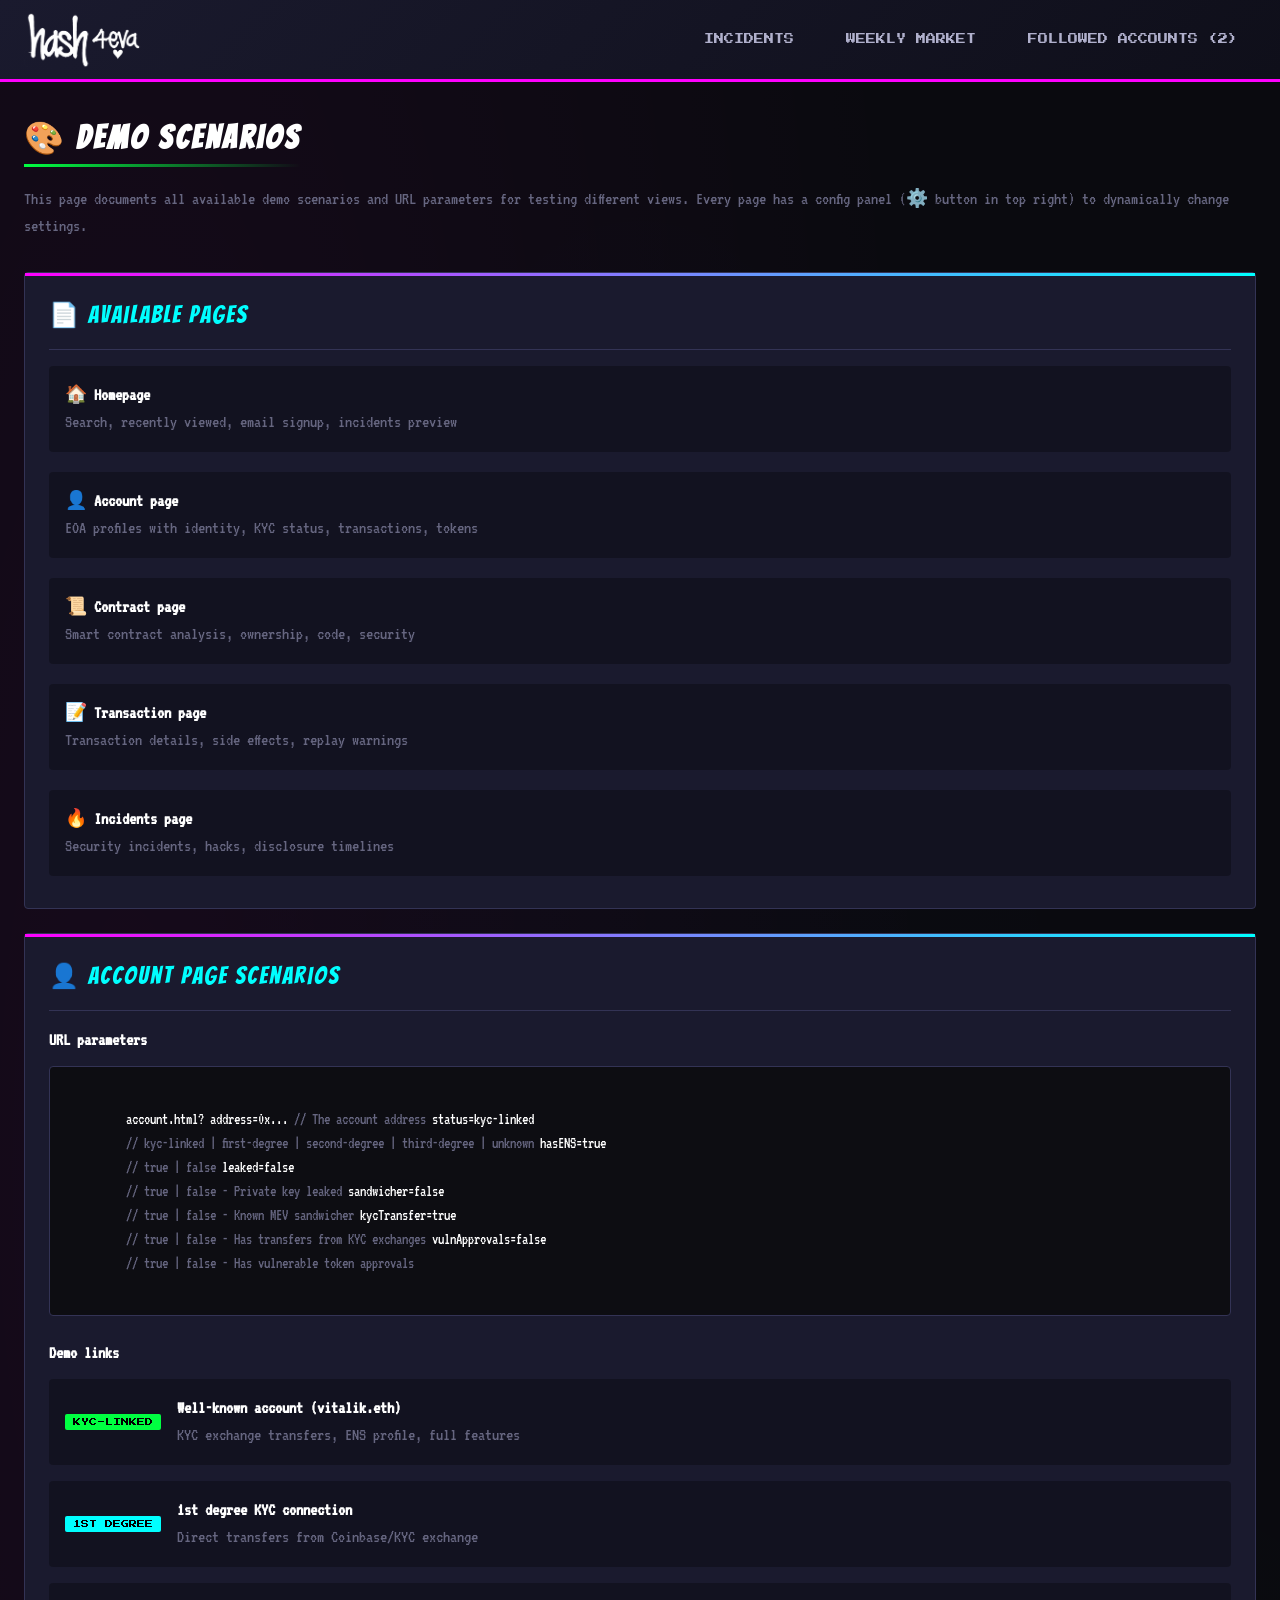
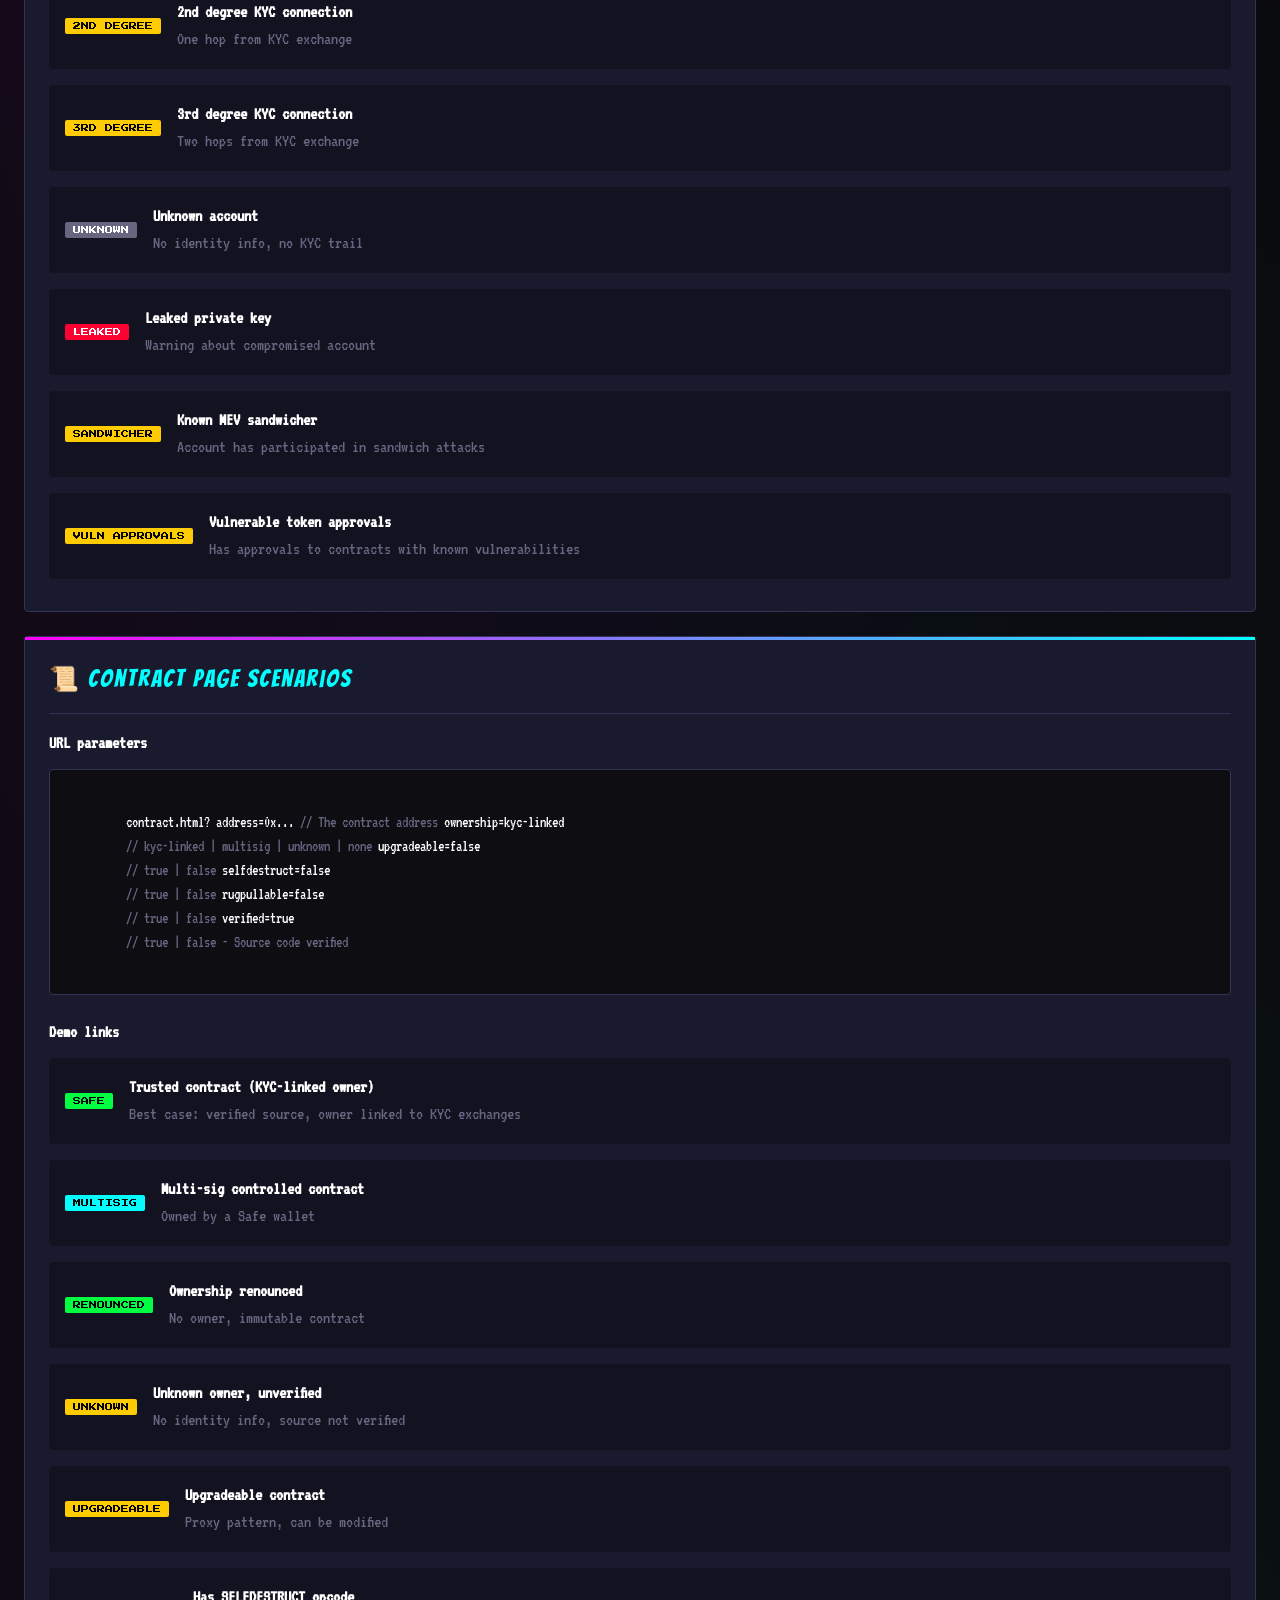
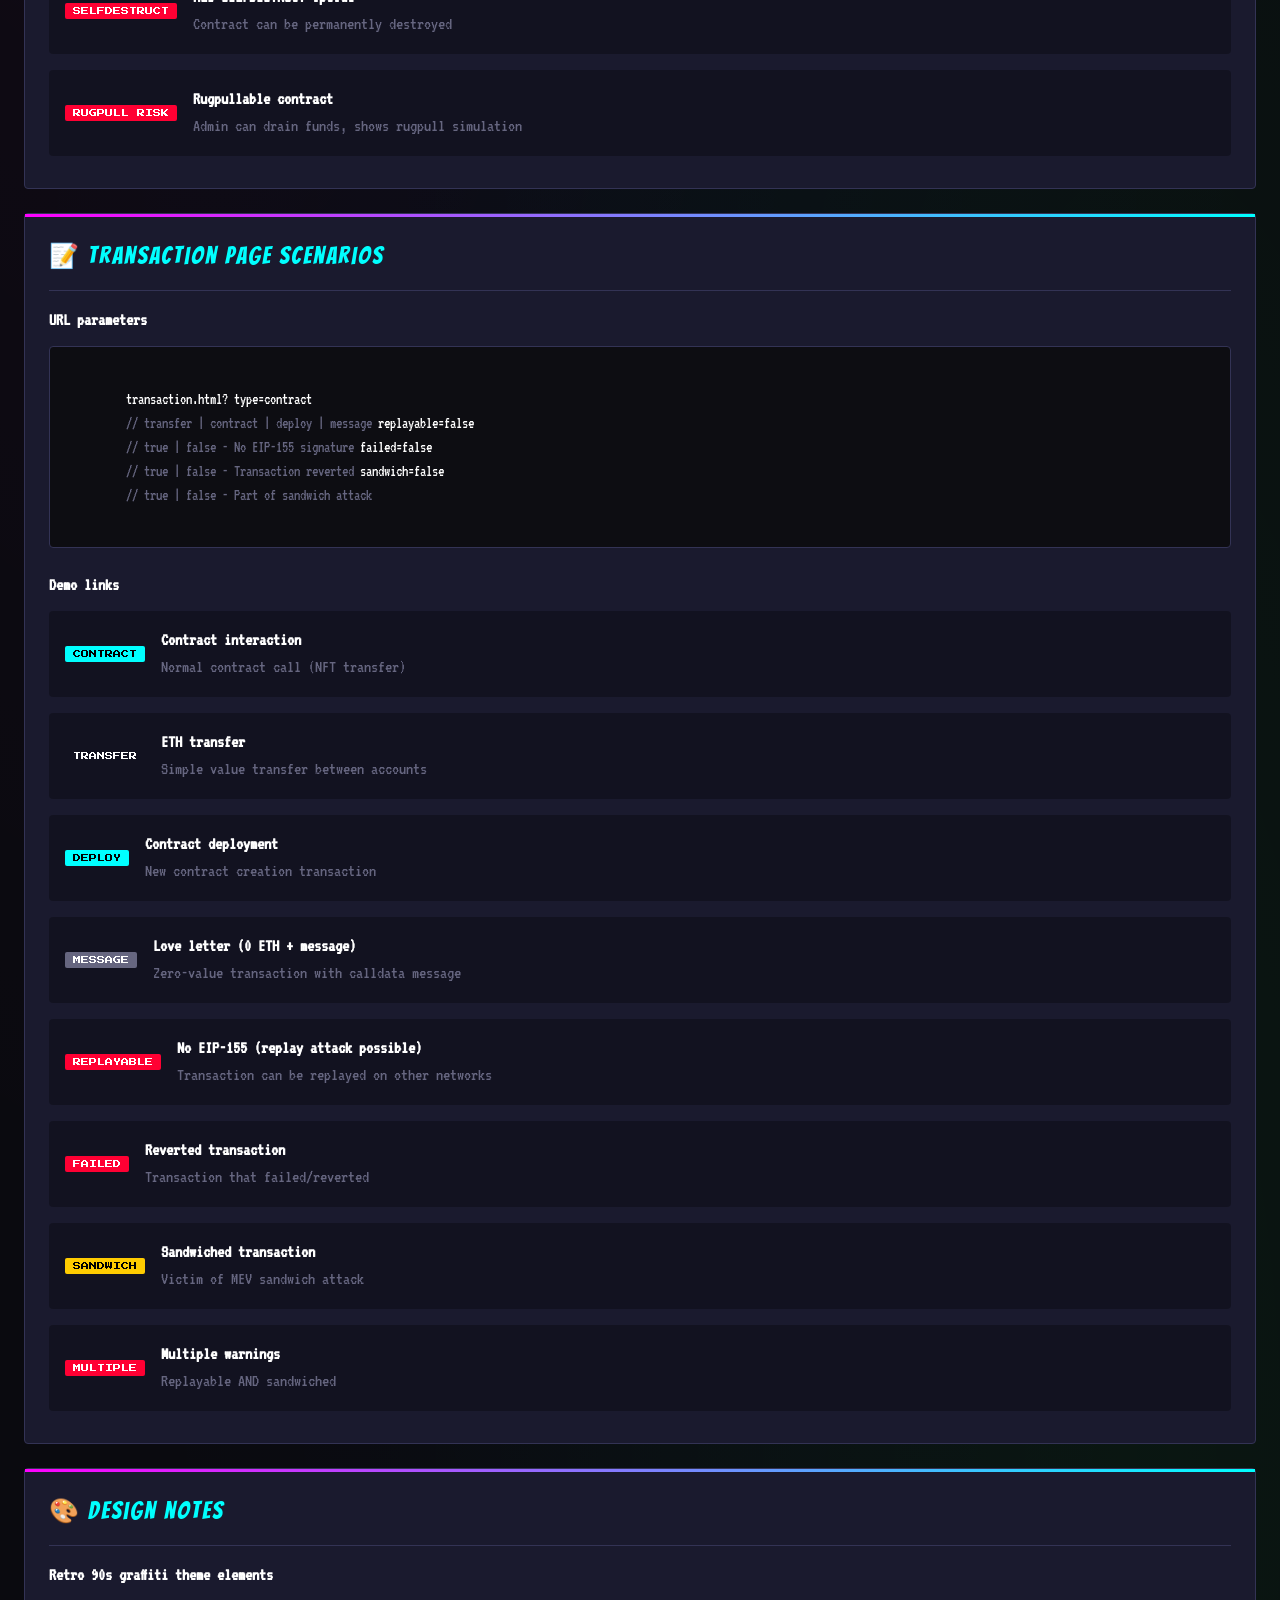
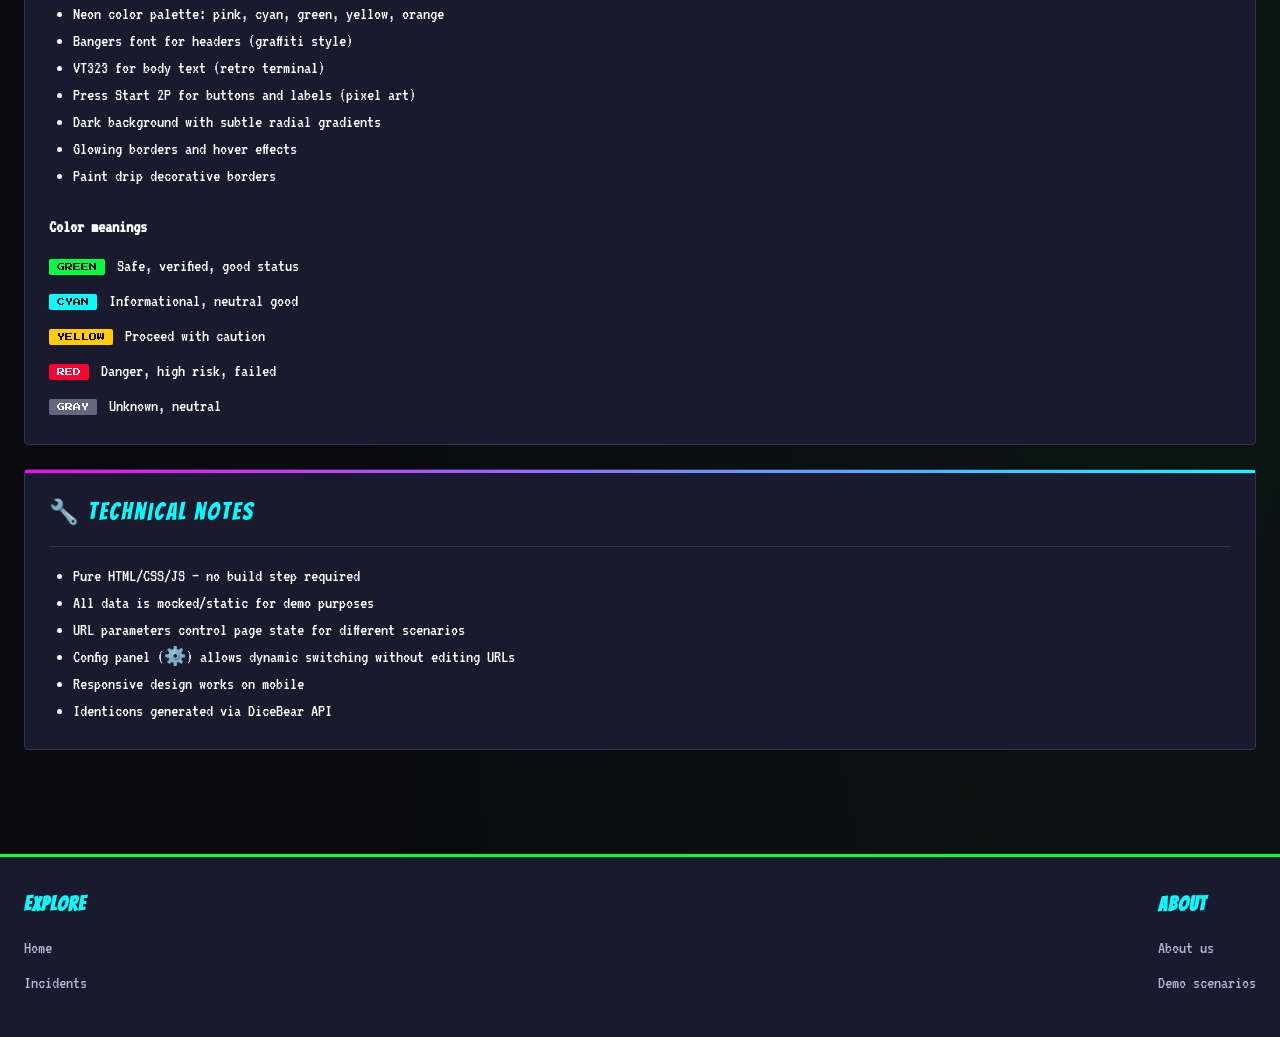
<file: demos.html>
<!doctype html>
<html lang="en">
  <head>
    <meta charset="UTF-8">
    <meta name="viewport" content="width=device-width, initial-scale=1.0">
    <title>Demo scenarios - hash4eva</title>
    <link rel="stylesheet" href="style.css">
    <link rel="icon" href="assets/logo.webp" type="image/webp">
  </head>
  <body>
    <header class="site-header">
      <div class="header-content">
        <a href="index.html" class="logo">
          <img src="assets/logo-text.webp" alt="hash4eva" class="logo-text">
        </a>
        <nav class="main-nav">
          <a href="incidents.html">Incidents</a>
          <a href="ads.html">Weekly market</a>
          <a href="following.html">Followed accounts (2)</a>
        </nav>
      </div>
    </header>

    <main class="main-content">
      <h1 class="section-title">🎨 Demo scenarios</h1>
      <p class="text-muted" style="margin-bottom: 32px;">
        This page documents all available demo scenarios and URL parameters for testing different views. Every page has
        a config panel (⚙️ button in top right) to dynamically change settings.
      </p>

      <!-- Pages overview -->
      <div class="card">
        <div class="card-header">
          <span class="card-title">📄 Available pages</span>
        </div>
        <div style="display: grid; gap: 12px;">
          <a href="index.html" class="recent-item" style="text-decoration: none;">
            <div class="recent-info">
              <div class="recent-name">🏠 Homepage</div>
              <div class="text-muted">Search, recently viewed, email signup, incidents preview</div>
            </div>
          </a>
          <a href="account.html" class="recent-item" style="text-decoration: none;">
            <div class="recent-info">
              <div class="recent-name">👤 Account page</div>
              <div class="text-muted">EOA profiles with identity, KYC status, transactions, tokens</div>
            </div>
          </a>
          <a href="contract.html" class="recent-item" style="text-decoration: none;">
            <div class="recent-info">
              <div class="recent-name">📜 Contract page</div>
              <div class="text-muted">Smart contract analysis, ownership, code, security</div>
            </div>
          </a>
          <a href="transaction.html" class="recent-item" style="text-decoration: none;">
            <div class="recent-info">
              <div class="recent-name">📝 Transaction page</div>
              <div class="text-muted">Transaction details, side effects, replay warnings</div>
            </div>
          </a>
          <a href="incidents.html" class="recent-item" style="text-decoration: none;">
            <div class="recent-info">
              <div class="recent-name">🔥 Incidents page</div>
              <div class="text-muted">Security incidents, hacks, disclosure timelines</div>
            </div>
          </a>
        </div>
      </div>

      <!-- Account page scenarios -->
      <div class="card">
        <div class="card-header">
          <span class="card-title">👤 Account page scenarios</span>
        </div>

        <h4 style="margin-bottom: 12px;">URL parameters</h4>
        <div class="code-block" style="margin-bottom: 24px;">
          account.html? address=0x... <span class="comment">// The account address</span> status=kyc-linked
          <span class="comment">// kyc-linked | first-degree | second-degree | third-degree | unknown</span> hasENS=true
          <span class="comment">// true | false</span> leaked=false
          <span class="comment">// true | false - Private key leaked</span> sandwicher=false
          <span class="comment">// true | false - Known MEV sandwicher</span> kycTransfer=true
          <span class="comment">// true | false - Has transfers from KYC exchanges</span> vulnApprovals=false
          <span class="comment">// true | false - Has vulnerable token approvals</span>
        </div>

        <h4 style="margin-bottom: 12px;">Demo links</h4>
        <div style="display: grid; gap: 8px;">
          <a
            href="account.html?address=0xd8dA6BF26964aF9D7eEd9e03E53415D37aA96045&status=kyc-linked&hasENS=true"
            class="recent-item"
            style="text-decoration: none;"
          >
            <span class="badge badge-safe">KYC-LINKED</span>
            <div class="recent-info">
              <div class="recent-name">Well-known account (vitalik.eth)</div>
              <div class="text-muted">KYC exchange transfers, ENS profile, full features</div>
            </div>
          </a>

          <a
            href="account.html?address=0x94A84433101A10aEda762968f6995c574D1bF154&status=first-degree&hasENS=false"
            class="recent-item"
            style="text-decoration: none;"
          >
            <span class="badge badge-info">1ST DEGREE</span>
            <div class="recent-info">
              <div class="recent-name">1st degree KYC connection</div>
              <div class="text-muted">Direct transfers from Coinbase/KYC exchange</div>
            </div>
          </a>

          <a
            href="account.html?address=0x1111111111111111111111111111111111111111&status=second-degree&hasENS=false"
            class="recent-item"
            style="text-decoration: none;"
          >
            <span class="badge badge-warning">2ND DEGREE</span>
            <div class="recent-info">
              <div class="recent-name">2nd degree KYC connection</div>
              <div class="text-muted">One hop from KYC exchange</div>
            </div>
          </a>

          <a
            href="account.html?address=0x2222222222222222222222222222222222222222&status=third-degree&hasENS=false"
            class="recent-item"
            style="text-decoration: none;"
          >
            <span class="badge badge-warning">3RD DEGREE</span>
            <div class="recent-info">
              <div class="recent-name">3rd degree KYC connection</div>
              <div class="text-muted">Two hops from KYC exchange</div>
            </div>
          </a>

          <a
            href="account.html?address=0x3333333333333333333333333333333333333333&status=unknown&hasENS=false&kycTransfer=false"
            class="recent-item"
            style="text-decoration: none;"
          >
            <span class="badge badge-neutral">UNKNOWN</span>
            <div class="recent-info">
              <div class="recent-name">Unknown account</div>
              <div class="text-muted">No identity info, no KYC trail</div>
            </div>
          </a>

          <a
            href="account.html?address=0x4444444444444444444444444444444444444444&status=unknown&leaked=true"
            class="recent-item"
            style="text-decoration: none;"
          >
            <span class="badge badge-danger">LEAKED</span>
            <div class="recent-info">
              <div class="recent-name">Leaked private key</div>
              <div class="text-muted">Warning about compromised account</div>
            </div>
          </a>

          <a
            href="account.html?address=0x5555555555555555555555555555555555555555&status=unknown&sandwicher=true"
            class="recent-item"
            style="text-decoration: none;"
          >
            <span class="badge badge-warning">SANDWICHER</span>
            <div class="recent-info">
              <div class="recent-name">Known MEV sandwicher</div>
              <div class="text-muted">Account has participated in sandwich attacks</div>
            </div>
          </a>

          <a
            href="account.html?address=0x6666666666666666666666666666666666666666&status=kyc-linked&vulnApprovals=true"
            class="recent-item"
            style="text-decoration: none;"
          >
            <span class="badge badge-warning">VULN APPROVALS</span>
            <div class="recent-info">
              <div class="recent-name">Vulnerable token approvals</div>
              <div class="text-muted">Has approvals to contracts with known vulnerabilities</div>
            </div>
          </a>
        </div>
      </div>

      <!-- Contract page scenarios -->
      <div class="card">
        <div class="card-header">
          <span class="card-title">📜 Contract page scenarios</span>
        </div>

        <h4 style="margin-bottom: 12px;">URL parameters</h4>
        <div class="code-block" style="margin-bottom: 24px;">
          contract.html? address=0x... <span class="comment">// The contract address</span> ownership=kyc-linked
          <span class="comment">// kyc-linked | multisig | unknown | none</span> upgradeable=false
          <span class="comment">// true | false</span> selfdestruct=false
          <span class="comment">// true | false</span> rugpullable=false
          <span class="comment">// true | false</span> verified=true
          <span class="comment">// true | false - Source code verified</span>
        </div>

        <h4 style="margin-bottom: 12px;">Demo links</h4>
        <div style="display: grid; gap: 8px;">
          <a
            href="contract.html?address=0x06012c8cf97BEaD5deAe237070F9587f8E7A266d&ownership=kyc-linked&verified=true"
            class="recent-item"
            style="text-decoration: none;"
          >
            <span class="badge badge-safe">SAFE</span>
            <div class="recent-info">
              <div class="recent-name">Trusted contract (KYC-linked owner)</div>
              <div class="text-muted">Best case: verified source, owner linked to KYC exchanges</div>
            </div>
          </a>

          <a
            href="contract.html?address=0xAAAAAAAAAAAAAAAAAAAAAAAAAAAAAAAAAAAAAAAA&ownership=multisig"
            class="recent-item"
            style="text-decoration: none;"
          >
            <span class="badge badge-info">MULTISIG</span>
            <div class="recent-info">
              <div class="recent-name">Multi-sig controlled contract</div>
              <div class="text-muted">Owned by a Safe wallet</div>
            </div>
          </a>

          <a
            href="contract.html?address=0xBBBBBBBBBBBBBBBBBBBBBBBBBBBBBBBBBBBBBBBB&ownership=none"
            class="recent-item"
            style="text-decoration: none;"
          >
            <span class="badge badge-safe">RENOUNCED</span>
            <div class="recent-info">
              <div class="recent-name">Ownership renounced</div>
              <div class="text-muted">No owner, immutable contract</div>
            </div>
          </a>

          <a
            href="contract.html?address=0xCCCCCCCCCCCCCCCCCCCCCCCCCCCCCCCCCCCCCCCC&ownership=unknown&verified=false"
            class="recent-item"
            style="text-decoration: none;"
          >
            <span class="badge badge-warning">UNKNOWN</span>
            <div class="recent-info">
              <div class="recent-name">Unknown owner, unverified</div>
              <div class="text-muted">No identity info, source not verified</div>
            </div>
          </a>

          <a
            href="contract.html?address=0xDDDDDDDDDDDDDDDDDDDDDDDDDDDDDDDDDDDDDDDD&ownership=unknown&upgradeable=true"
            class="recent-item"
            style="text-decoration: none;"
          >
            <span class="badge badge-warning">UPGRADEABLE</span>
            <div class="recent-info">
              <div class="recent-name">Upgradeable contract</div>
              <div class="text-muted">Proxy pattern, can be modified</div>
            </div>
          </a>

          <a
            href="contract.html?address=0xEEEEEEEEEEEEEEEEEEEEEEEEEEEEEEEEEEEEEEEE&ownership=unknown&selfdestruct=true"
            class="recent-item"
            style="text-decoration: none;"
          >
            <span class="badge badge-danger">SELFDESTRUCT</span>
            <div class="recent-info">
              <div class="recent-name">Has SELFDESTRUCT opcode</div>
              <div class="text-muted">Contract can be permanently destroyed</div>
            </div>
          </a>

          <a
            href="contract.html?address=0xFFFFFFFFFFFFFFFFFFFFFFFFFFFFFFFFFFFFFFFF&ownership=unknown&rugpullable=true&upgradeable=true"
            class="recent-item"
            style="text-decoration: none;"
          >
            <span class="badge badge-danger">RUGPULL RISK</span>
            <div class="recent-info">
              <div class="recent-name">Rugpullable contract</div>
              <div class="text-muted">Admin can drain funds, shows rugpull simulation</div>
            </div>
          </a>
        </div>
      </div>

      <!-- Transaction page scenarios -->
      <div class="card">
        <div class="card-header">
          <span class="card-title">📝 Transaction page scenarios</span>
        </div>

        <h4 style="margin-bottom: 12px;">URL parameters</h4>
        <div class="code-block" style="margin-bottom: 24px;">
          transaction.html? type=contract
          <span class="comment">// transfer | contract | deploy | message</span> replayable=false
          <span class="comment">// true | false - No EIP-155 signature</span> failed=false
          <span class="comment">// true | false - Transaction reverted</span> sandwich=false
          <span class="comment">// true | false - Part of sandwich attack</span>
        </div>

        <h4 style="margin-bottom: 12px;">Demo links</h4>
        <div style="display: grid; gap: 8px;">
          <a href="transaction.html?type=contract" class="recent-item" style="text-decoration: none;">
            <span class="badge badge-info">CONTRACT</span>
            <div class="recent-info">
              <div class="recent-name">Contract interaction</div>
              <div class="text-muted">Normal contract call (NFT transfer)</div>
            </div>
          </a>

          <a href="transaction.html?type=transfer" class="recent-item" style="text-decoration: none;">
            <span class="badge badge-success">TRANSFER</span>
            <div class="recent-info">
              <div class="recent-name">ETH transfer</div>
              <div class="text-muted">Simple value transfer between accounts</div>
            </div>
          </a>

          <a href="transaction.html?type=deploy" class="recent-item" style="text-decoration: none;">
            <span class="badge badge-info">DEPLOY</span>
            <div class="recent-info">
              <div class="recent-name">Contract deployment</div>
              <div class="text-muted">New contract creation transaction</div>
            </div>
          </a>

          <a href="transaction.html?type=message" class="recent-item" style="text-decoration: none;">
            <span class="badge badge-neutral">MESSAGE</span>
            <div class="recent-info">
              <div class="recent-name">Love letter (0 ETH + message)</div>
              <div class="text-muted">Zero-value transaction with calldata message</div>
            </div>
          </a>

          <a href="transaction.html?type=contract&replayable=true" class="recent-item" style="text-decoration: none;">
            <span class="badge badge-danger">REPLAYABLE</span>
            <div class="recent-info">
              <div class="recent-name">No EIP-155 (replay attack possible)</div>
              <div class="text-muted">Transaction can be replayed on other networks</div>
            </div>
          </a>

          <a href="transaction.html?type=contract&failed=true" class="recent-item" style="text-decoration: none;">
            <span class="badge badge-danger">FAILED</span>
            <div class="recent-info">
              <div class="recent-name">Reverted transaction</div>
              <div class="text-muted">Transaction that failed/reverted</div>
            </div>
          </a>

          <a href="transaction.html?type=contract&sandwich=true" class="recent-item" style="text-decoration: none;">
            <span class="badge badge-warning">SANDWICH</span>
            <div class="recent-info">
              <div class="recent-name">Sandwiched transaction</div>
              <div class="text-muted">Victim of MEV sandwich attack</div>
            </div>
          </a>

          <a
            href="transaction.html?type=transfer&replayable=true&sandwich=true"
            class="recent-item"
            style="text-decoration: none;"
          >
            <span class="badge badge-danger">MULTIPLE</span>
            <div class="recent-info">
              <div class="recent-name">Multiple warnings</div>
              <div class="text-muted">Replayable AND sandwiched</div>
            </div>
          </a>
        </div>
      </div>

      <!-- Design notes -->
      <div class="card">
        <div class="card-header">
          <span class="card-title">🎨 Design notes</span>
        </div>

        <h4 style="margin-bottom: 12px;">Retro 90s graffiti theme elements</h4>
        <ul style="margin-left: 24px; margin-bottom: 24px;">
          <li>Neon color palette: pink, cyan, green, yellow, orange</li>
          <li>Bangers font for headers (graffiti style)</li>
          <li>VT323 for body text (retro terminal)</li>
          <li>Press Start 2P for buttons and labels (pixel art)</li>
          <li>Dark background with subtle radial gradients</li>
          <li>Glowing borders and hover effects</li>
          <li>Paint drip decorative borders</li>
        </ul>

        <h4 style="margin-bottom: 12px;">Color meanings</h4>
        <div style="display: grid; gap: 8px;">
          <div style="display: flex; align-items: center; gap: 12px;">
            <span class="badge badge-safe">GREEN</span>
            <span>Safe, verified, good status</span>
          </div>
          <div style="display: flex; align-items: center; gap: 12px;">
            <span class="badge badge-info">CYAN</span>
            <span>Informational, neutral good</span>
          </div>
          <div style="display: flex; align-items: center; gap: 12px;">
            <span class="badge badge-warning">YELLOW</span>
            <span>Proceed with caution</span>
          </div>
          <div style="display: flex; align-items: center; gap: 12px;">
            <span class="badge badge-danger">RED</span>
            <span>Danger, high risk, failed</span>
          </div>
          <div style="display: flex; align-items: center; gap: 12px;">
            <span class="badge badge-neutral">GRAY</span>
            <span>Unknown, neutral</span>
          </div>
        </div>
      </div>

      <!-- Tech stack -->
      <div class="card">
        <div class="card-header">
          <span class="card-title">🔧 Technical notes</span>
        </div>
        <ul style="margin-left: 24px;">
          <li>Pure HTML/CSS/JS — no build step required</li>
          <li>All data is mocked/static for demo purposes</li>
          <li>URL parameters control page state for different scenarios</li>
          <li>Config panel (⚙️) allows dynamic switching without editing URLs</li>
          <li>Responsive design works on mobile</li>
          <li>Identicons generated via DiceBear API</li>
        </ul>
      </div>
    </main>

    <footer class="site-footer">
      <div class="footer-content">
        <div class="footer-section">
          <h4>Explore</h4>
          <a href="index.html">Home</a>
          <a href="incidents.html">Incidents</a>
        </div>
        <div class="footer-section">
          <h4>About</h4>
          <a href="#">About us</a>
          <a href="demos.html">Demo scenarios</a>
        </div>
      </div>
    </footer>
  </body>
</html>
</file>
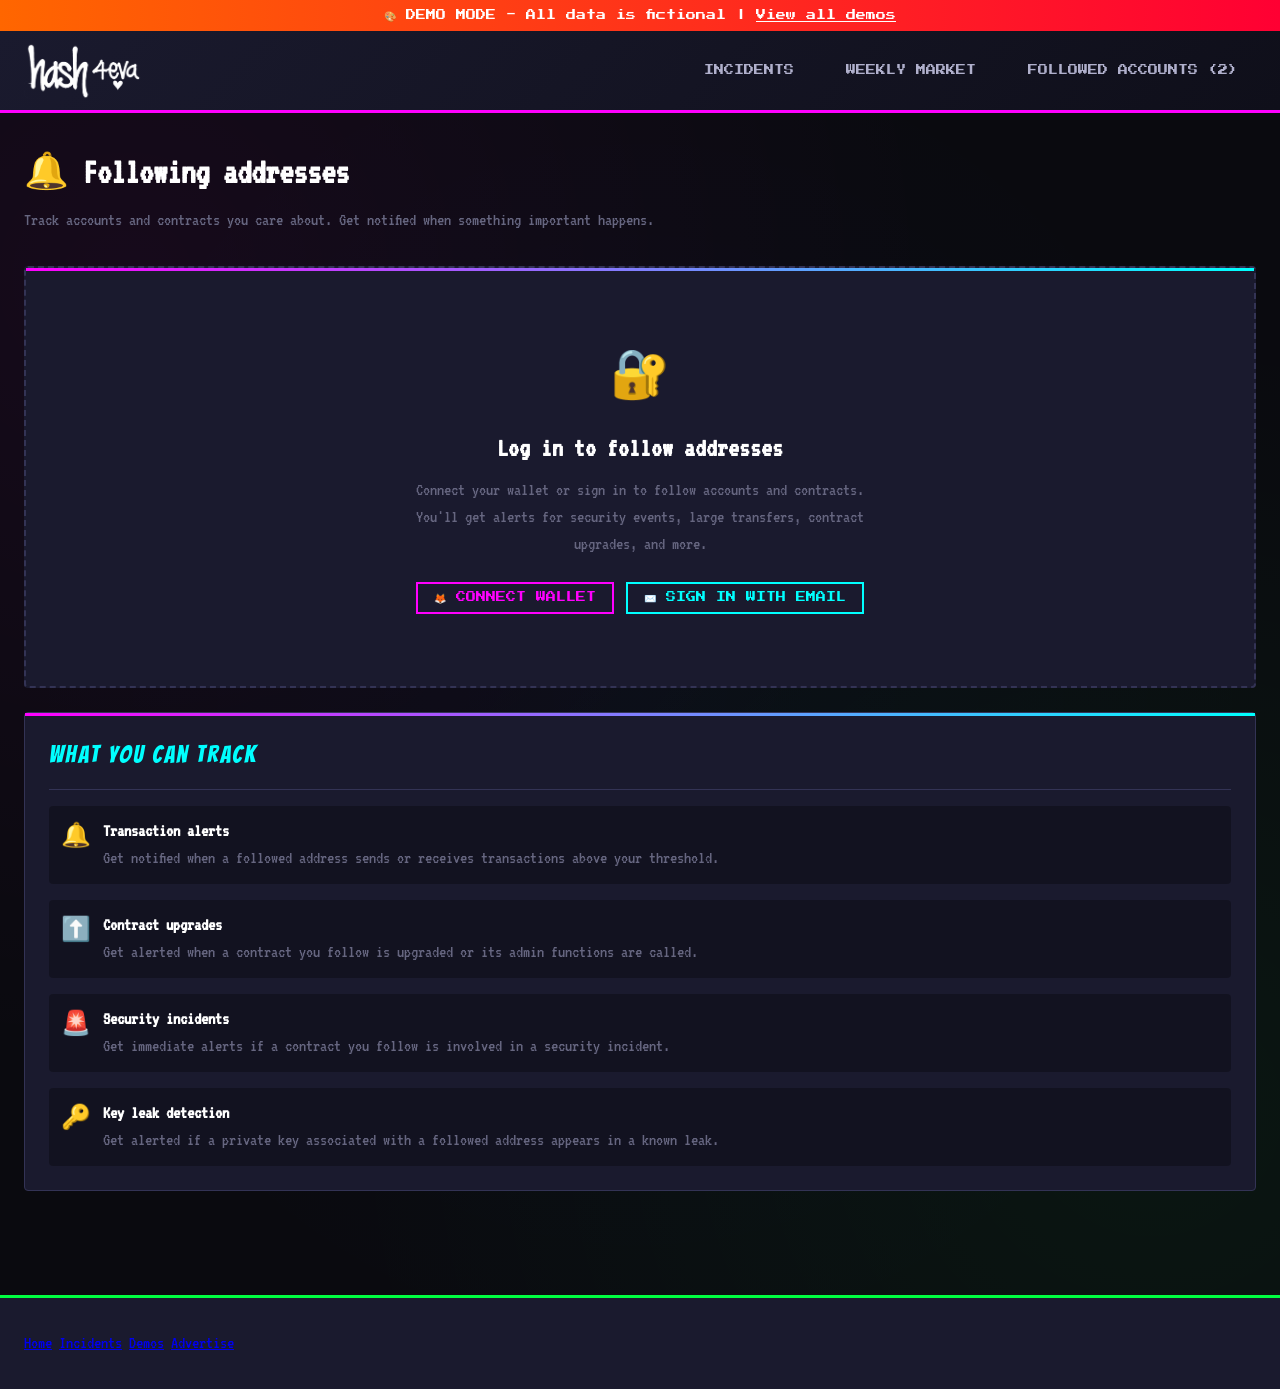
<file: following.html>
<!doctype html>
<html lang="en">
  <head>
    <meta charset="UTF-8">
    <meta name="viewport" content="width=device-width, initial-scale=1.0">
    <title>hash4eva - following addresses</title>
    <link rel="stylesheet" href="style.css">
    <link rel="icon" href="assets/logo.webp" type="image/webp">
  </head>
  <body>
    <div class="demo-banner">
      🎨 DEMO MODE - All data is fictional | <a href="demos.html" style="color: inherit;">View all demos</a>
    </div>

    <header class="site-header">
      <div class="header-content">
        <a href="index.html" class="logo">
          <img src="assets/logo-text.webp" alt="hash4eva" class="logo-text">
        </a>
        <nav class="main-nav">
          <a href="incidents.html">Incidents</a>
          <a href="ads.html">Weekly market</a>
          <a href="following.html">Followed accounts (2)</a>
        </nav>
      </div>
    </header>

    <main class="main-content">
      <h1 style="margin-bottom: 8px;">🔔 Following addresses</h1>
      <p class="text-muted" style="margin-bottom: 32px;">
        Track accounts and contracts you care about. Get notified when something important happens.
      </p>

      <!-- Login prompt -->
      <div class="card" style="border: 2px dashed var(--border-color);">
        <div style="text-align: center; padding: 48px 24px;">
          <div style="font-size: 3rem; margin-bottom: 16px;">🔐</div>
          <h2 style="margin-bottom: 8px;">Log in to follow addresses</h2>
          <p class="text-muted" style="margin-bottom: 24px; max-width: 480px; margin-left: auto; margin-right: auto;">
            Connect your wallet or sign in to follow accounts and contracts. You'll get alerts for security events,
            large transfers, contract upgrades, and more.
          </p>
          <div style="display: flex; justify-content: center; gap: 12px; flex-wrap: wrap;">
            <button class="btn btn-primary">🦊 Connect wallet</button>
            <button class="btn btn-secondary">✉️ Sign in with email</button>
          </div>
        </div>
      </div>

      <!-- Features preview -->
      <div class="card">
        <div class="card-header">
          <span class="card-title">What you can track</span>
        </div>
        <div style="display: grid; gap: 16px;">
          <div style="display: flex; gap: 12px; padding: 12px; background: rgba(0,0,0,0.3); border-radius: 4px;">
            <span style="font-size: 1.5rem;">🔔</span>
            <div>
              <h4>Transaction alerts</h4>
              <p class="text-muted">
                Get notified when a followed address sends or receives transactions above your threshold.
              </p>
            </div>
          </div>
          <div style="display: flex; gap: 12px; padding: 12px; background: rgba(0,0,0,0.3); border-radius: 4px;">
            <span style="font-size: 1.5rem;">⬆️</span>
            <div>
              <h4>Contract upgrades</h4>
              <p class="text-muted">
                Get alerted when a contract you follow is upgraded or its admin functions are called.
              </p>
            </div>
          </div>
          <div style="display: flex; gap: 12px; padding: 12px; background: rgba(0,0,0,0.3); border-radius: 4px;">
            <span style="font-size: 1.5rem;">🚨</span>
            <div>
              <h4>Security incidents</h4>
              <p class="text-muted">
                Get immediate alerts if a contract you follow is involved in a security incident.
              </p>
            </div>
          </div>
          <div style="display: flex; gap: 12px; padding: 12px; background: rgba(0,0,0,0.3); border-radius: 4px;">
            <span style="font-size: 1.5rem;">🔑</span>
            <div>
              <h4>Key leak detection</h4>
              <p class="text-muted">
                Get alerted if a private key associated with a followed address appears in a known leak.
              </p>
            </div>
          </div>
        </div>
      </div>
    </main>

    <footer class="site-footer">
      <a href="index.html">Home</a>
      <a href="incidents.html">Incidents</a>
      <a href="demos.html">Demos</a>
      <a href="ads.html">Advertise</a>
    </footer>
  </body>
</html>
</file>
<file: style.css>
/* hash4eva.com - Retro 90s Graffiti Style */

/* Fonts - Using system fonts that feel retro */
@import url("https://fonts.googleapis.com/css2?family=Bangers&family=VT323&family=Press+Start+2P&display=swap");

:root {
  /* Graffiti color palette */
  --neon-pink: #ff00ff;
  --neon-green: #00ff41;
  --neon-cyan: #00ffff;
  --neon-yellow: #ffff00;
  --neon-orange: #ff6600;
  --electric-blue: #0066ff;
  --hot-red: #ff0033;

  /* UI colors */
  --bg-dark: #0a0a0f;
  --bg-card: #1a1a2e;
  --bg-card-hover: #252542;
  --text-primary: #ffffff;
  --text-secondary: #b0b0cc;
  --text-muted: #666680;
  --border-color: #333355;

  /* Status colors */
  --status-safe: #00ff41;
  --status-warning: #ffcc00;
  --status-danger: #ff0033;
  --status-info: #00ffff;

  /* Spacing */
  --space-xs: 4px;
  --space-sm: 8px;
  --space-md: 16px;
  --space-lg: 24px;
  --space-xl: 32px;
  --space-2xl: 48px;
}

* {
  margin: 0;
  padding: 0;
  box-sizing: border-box;
}

body {
  font-family: "VT323", monospace;
  background-color: var(--bg-dark);
  color: var(--text-primary);
  font-size: 18px;
  line-height: 1.5;
  background-image:
    radial-gradient(ellipse at 10% 20%, rgba(255, 0, 255, 0.05) 0%, transparent 50%),
    radial-gradient(ellipse at 90% 80%, rgba(0, 255, 65, 0.05) 0%, transparent 50%),
    radial-gradient(ellipse at 50% 50%, rgba(0, 102, 255, 0.03) 0%, transparent 70%);
  min-height: 100vh;
}

/* Hero graffiti background */
.hero-section {
  position: relative;
  overflow: hidden;
  width: 100vw;
  margin-left: calc(50% - 50vw);
}

.hero-bg-bricks,
.hero-bg-graffiti {
  position: absolute;
  inset: 0;
  width: 100%;
  height: 100%;
  object-fit: cover;
  pointer-events: none;
}

.hero-bg-bricks {
  z-index: 0;
}

.hero-bg-graffiti {
  z-index: 1;
  mix-blend-mode: multiply;
  opacity: 0.85;
}

.hero-section > *:not(.hero-bg-bricks):not(.hero-bg-graffiti) {
  position: relative;
  z-index: 2;
}

/* Graffiti-style header with paint drips */
.site-header {
  background: linear-gradient(135deg, var(--bg-card) 0%, #0f0f1a 100%);
  border-bottom: 3px solid var(--neon-pink);
  padding: 18px var(--space-lg);
  position: relative;
  overflow: hidden;
}

.site-header::before {
  content: "";
  position: absolute;
  bottom: -5px;
  left: 0;
  right: 0;
  height: 5px;
  background: repeating-linear-gradient(
    90deg,
    var(--neon-pink) 0px,
    var(--neon-pink) 20px,
    var(--neon-cyan) 20px,
    var(--neon-cyan) 40px,
    var(--neon-green) 40px,
    var(--neon-green) 60px,
    var(--neon-yellow) 60px,
    var(--neon-yellow) 80px
  );
}

.header-content {
  max-width: 1400px;
  margin: 0 auto;
  display: flex;
  align-items: center;
  justify-content: space-between;
  flex-wrap: wrap;
  gap: var(--space-md);
}

.logo {
  display: flex;
  align-items: center;
  gap: var(--space-md);
  text-decoration: none;
}

.logo-text {
  height: 59px;
  width: auto;
  filter: invert(1);
  margin: -8px 0;
}

/* Navigation */
.main-nav {
  display: flex;
  gap: var(--space-md);
}

.main-nav a {
  font-family: "Press Start 2P", monospace;
  font-size: 10px;
  color: var(--text-secondary);
  text-decoration: none;
  padding: var(--space-sm) var(--space-md);
  border: 2px solid transparent;
  transition: all 0.2s;
  text-transform: uppercase;
}

.main-nav a:hover {
  color: var(--neon-cyan);
  border-color: var(--neon-cyan);
  text-shadow: 0 0 10px var(--neon-cyan);
}

/* Main content area */
.main-content {
  max-width: 1400px;
  margin: 0 auto;
  padding: var(--space-xl) var(--space-lg);
}

/* Cards */
.card {
  background: var(--bg-card);
  border: 1px solid var(--border-color);
  border-radius: 4px;
  padding: var(--space-lg);
  margin-bottom: var(--space-lg);
  position: relative;
}

.card::before {
  content: "";
  position: absolute;
  top: 0;
  left: 0;
  right: 0;
  height: 3px;
  background: linear-gradient(90deg, var(--neon-pink), var(--neon-cyan));
}

.card-header {
  display: flex;
  align-items: center;
  justify-content: space-between;
  margin-bottom: var(--space-md);
  padding-bottom: var(--space-md);
  border-bottom: 1px solid var(--border-color);
}

.card-title {
  font-family: "Bangers", cursive;
  font-size: 1.5rem;
  letter-spacing: 2px;
  color: var(--neon-cyan);
}

/* Graffiti-style section headers */
.section-title {
  font-family: "Bangers", cursive;
  font-size: 2rem;
  letter-spacing: 3px;
  margin-bottom: var(--space-lg);
  position: relative;
  display: inline-block;
}

.section-title::after {
  content: "";
  position: absolute;
  bottom: -5px;
  left: 0;
  width: 100%;
  height: 3px;
  background: linear-gradient(90deg, var(--neon-green), transparent);
}

/* Search box */
.search-container {
  position: relative;
  max-width: 700px;
  margin: 0 auto var(--space-2xl);
}

.search-input {
  width: 100%;
  padding: var(--space-md) var(--space-lg);
  padding-left: 50px;
  font-family: "VT323", monospace;
  font-size: 1.25rem;
  background: var(--bg-card);
  border: 2px solid var(--neon-pink);
  border-radius: 4px;
  color: var(--text-primary);
  outline: none;
  transition: all 0.3s;
}

.search-input:focus {
  border-color: var(--neon-cyan);
  box-shadow: 0 0 20px rgba(0, 255, 255, 0.3);
}

.search-input::placeholder {
  color: var(--text-muted);
}

.search-icon {
  position: absolute;
  left: var(--space-md);
  top: 50%;
  transform: translateY(-50%);
  color: var(--neon-pink);
  font-size: 1.5rem;
}

.search-autocomplete {
  position: absolute;
  top: 100%;
  left: 0;
  right: 0;
  background: var(--bg-card);
  border: 2px solid var(--neon-pink);
  border-top: none;
  border-radius: 0 0 4px 4px;
  display: none;
  z-index: 100;
}

.search-autocomplete.active {
  display: block;
}

.autocomplete-item {
  padding: var(--space-md);
  cursor: pointer;
  display: flex;
  align-items: center;
  gap: var(--space-md);
  border-bottom: 1px solid var(--border-color);
}

.autocomplete-item:hover {
  background: var(--bg-card-hover);
}

.autocomplete-item:last-child {
  border-bottom: none;
}

.autocomplete-type {
  font-size: 0.75rem;
  padding: 2px 8px;
  border-radius: 2px;
  font-family: "Press Start 2P", monospace;
  font-size: 8px;
}

.autocomplete-type.address {
  background: var(--neon-pink);
  color: #000;
}

.autocomplete-type.token {
  background: var(--neon-green);
  color: #000;
}

.autocomplete-type.app {
  background: var(--neon-cyan);
  color: #000;
}

/* Buttons */
.btn {
  font-family: "Press Start 2P", monospace;
  font-size: 10px;
  padding: var(--space-sm) var(--space-md);
  border: 2px solid;
  background: transparent;
  cursor: pointer;
  text-transform: uppercase;
  transition: all 0.2s;
  text-decoration: none;
  display: inline-flex;
  align-items: center;
  gap: var(--space-sm);
}

.btn-primary {
  border-color: var(--neon-pink);
  color: var(--neon-pink);
}

.btn-primary:hover {
  background: var(--neon-pink);
  color: #000;
  box-shadow: 0 0 20px var(--neon-pink);
}

.btn-secondary {
  border-color: var(--neon-cyan);
  color: var(--neon-cyan);
}

.btn-secondary:hover {
  background: var(--neon-cyan);
  color: #000;
  box-shadow: 0 0 20px var(--neon-cyan);
}

.btn-success {
  border-color: var(--neon-green);
  color: var(--neon-green);
}

.btn-success:hover {
  background: var(--neon-green);
  color: #000;
  box-shadow: 0 0 20px var(--neon-green);
}

.btn-warning {
  border-color: var(--neon-yellow);
  color: var(--neon-yellow);
}

.btn-warning:hover {
  background: var(--neon-yellow);
  color: #000;
  box-shadow: 0 0 20px var(--neon-yellow);
}

.btn-danger {
  border-color: var(--hot-red);
  color: var(--hot-red);
}

.btn-danger:hover {
  background: var(--hot-red);
  color: #fff;
  box-shadow: 0 0 20px var(--hot-red);
}

/* Address display */
.address {
  font-family: "VT323", monospace;
  background: rgba(0, 0, 0, 0.3);
  padding: 2px 8px;
  border-radius: 2px;
  color: var(--neon-cyan);
  word-break: break-all;
}

.address-short {
  font-family: "VT323", monospace;
  color: var(--neon-cyan);
}

.address a {
  color: inherit;
  text-decoration: none;
}

.address a:hover {
  text-decoration: underline;
}

/* Tables */
.data-table {
  width: 100%;
  border-collapse: collapse;
}

.data-table th,
.data-table td {
  padding: var(--space-md);
  text-align: left;
  border-bottom: 1px solid var(--border-color);
}

.data-table th {
  font-family: "Press Start 2P", monospace;
  font-size: 9px;
  color: var(--text-muted);
  text-transform: uppercase;
  letter-spacing: 1px;
}

.data-table tr:hover td {
  background: var(--bg-card-hover);
}

/* Status badges */
.badge {
  display: inline-flex;
  align-items: center;
  gap: 4px;
  padding: 2px 8px;
  border-radius: 2px;
  font-family: "Press Start 2P", monospace;
  font-size: 8px;
  text-transform: uppercase;
}

.badge-safe {
  background: var(--status-safe);
  color: #000;
}

.badge-warning {
  background: var(--status-warning);
  color: #000;
}

.badge-danger {
  background: var(--status-danger);
  color: #fff;
}

.badge-info {
  background: var(--status-info);
  color: #000;
}

.badge-neutral {
  background: var(--text-muted);
  color: #fff;
}

/* Warning/Alert boxes */
.alert {
  padding: var(--space-md);
  border-left: 4px solid;
  margin-bottom: var(--space-md);
  background: rgba(0, 0, 0, 0.3);
}

.alert-danger {
  border-color: var(--hot-red);
  background: rgba(255, 0, 51, 0.1);
}

.alert-warning {
  border-color: var(--neon-yellow);
  background: rgba(255, 255, 0, 0.05);
}

.alert-info {
  border-color: var(--neon-cyan);
  background: rgba(0, 255, 255, 0.05);
}

.alert-success {
  border-color: var(--neon-green);
  background: rgba(0, 255, 65, 0.05);
}

.alert-title {
  font-family: "Bangers", cursive;
  font-size: 1.25rem;
  letter-spacing: 1px;
  margin-bottom: var(--space-sm);
}

/* Account avatar/identicon */
.avatar {
  width: 64px;
  height: 64px;
  border-radius: 4px;
  border: 2px solid var(--neon-pink);
}

.avatar-large {
  width: 120px;
  height: 120px;
}

/* Profile header */
.profile-header {
  display: flex;
  gap: var(--space-xl);
  align-items: flex-start;
  margin-bottom: var(--space-xl);
}

.profile-avatar {
  flex-shrink: 0;
}

.profile-info {
  flex-grow: 1;
}

.profile-name {
  font-family: "Bangers", cursive;
  font-size: 2rem;
  letter-spacing: 2px;
  color: var(--neon-pink);
  margin-bottom: var(--space-sm);
}

.profile-address {
  font-size: 1.25rem;
  margin-bottom: var(--space-md);
}

.profile-badges {
  display: flex;
  flex-wrap: wrap;
  gap: var(--space-sm);
  margin-bottom: var(--space-md);
}

.profile-actions {
  display: flex;
  flex-wrap: wrap;
  gap: var(--space-sm);
}

/* Stats grid */
.stats-grid {
  display: grid;
  grid-template-columns: repeat(auto-fit, minmax(150px, 1fr));
  gap: var(--space-md);
}

.stat-item {
  text-align: center;
  padding: var(--space-md);
  background: rgba(0, 0, 0, 0.3);
  border-radius: 4px;
}

.stat-value {
  font-family: "Bangers", cursive;
  font-size: 1.75rem;
  color: var(--neon-green);
}

.stat-label {
  font-size: 0.875rem;
  color: var(--text-muted);
}

/* Tabs */
.tabs {
  display: flex;
  border-bottom: 2px solid var(--border-color);
  margin-bottom: var(--space-lg);
  overflow-x: auto;
}

.tab {
  font-family: "Press Start 2P", monospace;
  font-size: 9px;
  padding: var(--space-md) var(--space-lg);
  color: var(--text-muted);
  text-decoration: none;
  border-bottom: 2px solid transparent;
  margin-bottom: -2px;
  white-space: nowrap;
  cursor: pointer;
  background: none;
  border-top: none;
  border-left: none;
  border-right: none;
}

.tab:hover {
  color: var(--text-primary);
}

.tab.active {
  color: var(--neon-cyan);
  border-bottom-color: var(--neon-cyan);
}

/* Transaction list */
.tx-item {
  display: flex;
  align-items: center;
  gap: var(--space-md);
  padding: var(--space-md);
  border-bottom: 1px solid var(--border-color);
  transition: background 0.2s;
}

.tx-item:hover {
  background: var(--bg-card-hover);
}

.tx-type {
  width: 40px;
  height: 40px;
  display: flex;
  align-items: center;
  justify-content: center;
  border-radius: 4px;
  font-size: 1.25rem;
}

.tx-type.send {
  background: rgba(255, 0, 255, 0.2);
  color: var(--neon-pink);
}

.tx-type.receive {
  background: rgba(0, 255, 65, 0.2);
  color: var(--neon-green);
}

.tx-type.contract {
  background: rgba(0, 255, 255, 0.2);
  color: var(--neon-cyan);
}

.tx-type.swap {
  background: rgba(255, 102, 0, 0.2);
  color: var(--neon-orange);
}

.tx-details {
  flex-grow: 1;
}

.tx-action {
  font-weight: bold;
  margin-bottom: 2px;
}

.tx-meta {
  font-size: 0.875rem;
  color: var(--text-muted);
}

.tx-value {
  text-align: right;
}

.tx-value-main {
  color: var(--neon-green);
}

.tx-value-sub {
  font-size: 0.875rem;
  color: var(--text-muted);
}

/* Token list */
.token-item {
  display: flex;
  align-items: center;
  gap: var(--space-md);
  padding: var(--space-md);
  border-bottom: 1px solid var(--border-color);
}

.token-icon {
  width: 40px;
  height: 40px;
  border-radius: 50%;
  background: var(--bg-card-hover);
  display: flex;
  align-items: center;
  justify-content: center;
  font-size: 1rem;
}

.token-info {
  flex-grow: 1;
}

.token-name {
  font-weight: bold;
}

.token-symbol {
  color: var(--text-muted);
  font-size: 0.875rem;
}

.token-balance {
  text-align: right;
}

.token-amount {
  color: var(--neon-green);
}

.token-usd {
  font-size: 0.875rem;
  color: var(--text-muted);
}

/* Code block */
.code-block {
  background: #0d0d12;
  border: 1px solid var(--border-color);
  border-radius: 4px;
  padding: var(--space-md);
  font-family: "VT323", monospace;
  font-size: 1rem;
  overflow-x: auto;
  white-space: pre-wrap;
  word-break: break-all;
}

.code-block .keyword {
  color: var(--neon-pink);
}

.code-block .function {
  color: var(--neon-cyan);
}

.code-block .string {
  color: var(--neon-green);
}

.code-block .number {
  color: var(--neon-orange);
}

.code-block .comment {
  color: var(--text-muted);
}

/* Grid layouts */
.two-column {
  display: grid;
  grid-template-columns: 1fr 1fr;
  gap: var(--space-lg);
}

.three-column {
  display: grid;
  grid-template-columns: repeat(3, 1fr);
  gap: var(--space-lg);
}

@media (max-width: 900px) {
  .two-column,
  .three-column {
    grid-template-columns: 1fr;
  }

  .profile-header {
    flex-direction: column;
    align-items: center;
    text-align: center;
  }

  .profile-badges,
  .profile-actions {
    justify-content: center;
  }
}

/* Network indicator */
.network-badge {
  display: inline-flex;
  align-items: center;
  gap: 4px;
  padding: 2px 8px;
  border-radius: 12px;
  font-size: 0.75rem;
  background: rgba(0, 0, 0, 0.3);
  border: 1px solid var(--border-color);
}

.network-badge.ethereum {
  border-color: #627eea;
  color: #627eea;
}

.network-badge.polygon {
  border-color: #8247e5;
  color: #8247e5;
}

.network-badge.arbitrum {
  border-color: #28a0f0;
  color: #28a0f0;
}

.network-badge.optimism {
  border-color: #ff0420;
  color: #ff0420;
}

.network-badge.base {
  border-color: #0052ff;
  color: #0052ff;
}

/* Footer */
.site-footer {
  background: var(--bg-card);
  border-top: 3px solid var(--neon-green);
  padding: var(--space-xl) var(--space-lg);
  margin-top: var(--space-2xl);
}

.footer-content {
  max-width: 1400px;
  margin: 0 auto;
  display: flex;
  justify-content: space-between;
  flex-wrap: wrap;
  gap: var(--space-xl);
}

.footer-section h4 {
  font-family: "Bangers", cursive;
  font-size: 1.25rem;
  letter-spacing: 1px;
  color: var(--neon-cyan);
  margin-bottom: var(--space-md);
}

.footer-section a {
  color: var(--text-secondary);
  text-decoration: none;
  display: block;
  margin-bottom: var(--space-sm);
}

.footer-section a:hover {
  color: var(--neon-pink);
}

/* Form elements */
.form-group {
  margin-bottom: var(--space-md);
}

.form-label {
  display: block;
  margin-bottom: var(--space-sm);
  color: var(--text-secondary);
}

.form-input {
  width: 100%;
  padding: var(--space-sm) var(--space-md);
  font-family: "VT323", monospace;
  font-size: 1rem;
  background: var(--bg-dark);
  border: 1px solid var(--border-color);
  border-radius: 4px;
  color: var(--text-primary);
}

.form-input:focus {
  outline: none;
  border-color: var(--neon-cyan);
}

.form-checkbox {
  display: flex;
  align-items: center;
  gap: var(--space-sm);
  cursor: pointer;
}

.form-checkbox input {
  width: 18px;
  height: 18px;
  accent-color: var(--neon-pink);
}

/* QR Code display */
.qr-code {
  background: white;
  padding: var(--space-md);
  display: inline-block;
  border-radius: 4px;
}

/* Tooltips — provenance and source overlay system */
[data-tooltip] {
  position: relative;
  cursor: help;
  border-bottom: 1px dashed var(--text-muted);
}

[data-tooltip]:hover {
  border-bottom-color: var(--neon-cyan);
}

[data-tooltip]:hover::before {
  content: "";
  position: absolute;
  bottom: 100%;
  left: 50%;
  transform: translateX(-50%);
  border: 6px solid transparent;
  border-top-color: var(--neon-cyan);
  z-index: 1001;
}

[data-tooltip]:hover::after {
  content: attr(data-tooltip);
  position: absolute;
  bottom: calc(100% + 10px);
  left: 50%;
  transform: translateX(-50%);
  background: var(--bg-dark);
  border: 1px solid var(--neon-cyan);
  padding: var(--space-sm) var(--space-md);
  border-radius: 4px;
  font-family: "VT323", monospace;
  font-size: 0.9rem;
  line-height: 1.4;
  white-space: pre-line;
  max-width: 360px;
  min-width: 200px;
  z-index: 1000;
  color: var(--text-primary);
  box-shadow: 0 0 12px rgba(0, 255, 255, 0.3);
  pointer-events: none;
}

/* Wider tooltip variant for long provenance text */
[data-tooltip].tt-wide:hover::after {
  max-width: 480px;
}

/* Left-aligned tooltip for items near right edge */
[data-tooltip].tt-left:hover::after {
  left: 0;
  transform: none;
}

[data-tooltip].tt-left:hover::before {
  left: 16px;
  transform: none;
}

/* Right-aligned tooltip for items near left edge */
[data-tooltip].tt-right:hover::after {
  left: auto;
  right: 0;
  transform: none;
}

[data-tooltip].tt-right:hover::before {
  left: auto;
  right: 16px;
  transform: none;
}

/* No underline variant for badges/icons */
[data-tooltip].tt-clean {
  border-bottom: none;
}

/* Buttons with tooltips should keep their own styling */
button[data-tooltip],
.btn[data-tooltip] {
  border-bottom: 2px solid;
  cursor: pointer;
}

button[data-tooltip]:hover,
.btn[data-tooltip]:hover {
  border-bottom-color: currentColor;
}

/* Clickable source link style */
a.source-link {
  color: var(--neon-cyan);
  text-decoration: none;
  border-bottom: 1px dashed var(--neon-cyan);
  font-size: 0.8rem;
  cursor: pointer;
  transition: color 0.15s;
}

a.source-link:hover {
  color: var(--neon-pink);
  border-bottom-color: var(--neon-pink);
}

/* Source icon for inline provenance markers */
.src-icon {
  display: inline-block;
  width: 14px;
  height: 14px;
  line-height: 14px;
  text-align: center;
  font-size: 9px;
  background: rgba(0, 255, 255, 0.15);
  border: 1px solid var(--neon-cyan);
  border-radius: 50%;
  color: var(--neon-cyan);
  vertical-align: middle;
  margin-left: 4px;
  cursor: help;
}

.src-icon:hover {
  background: rgba(0, 255, 255, 0.3);
}

/* Spray paint drip effect borders */
.drip-border {
  position: relative;
}

.drip-border::after {
  content: "";
  position: absolute;
  bottom: 0;
  left: 0;
  right: 0;
  height: 20px;
  background-image: url("data:image/svg+xml,%3Csvg xmlns='http://www.w3.org/2000/svg' viewBox='0 0 100 20'%3E%3Cpath d='M0 0 L10 0 L10 8 L8 12 L10 18 L8 20 L7 18 L8 12 L6 8 L6 0 L20 0 L20 5 L18 8 L20 12 L18 15 L20 0 L40 0 L40 10 L38 15 L40 20 L38 18 L36 15 L38 10 L36 0 L60 0 L60 8 L58 12 L60 18 L58 20 L56 18 L58 12 L56 8 L56 0 L80 0 L80 12 L78 18 L76 15 L78 12 L76 0 L100 0 L100 20 L0 20 Z' fill='%23ff00ff'/%3E%3C/svg%3E");
  background-size: 100px 20px;
  background-repeat: repeat-x;
  opacity: 0.3;
}

/* Recent addresses (local storage based) */
.recent-item {
  display: flex;
  align-items: center;
  gap: var(--space-md);
  padding: var(--space-md);
  background: rgba(0, 0, 0, 0.3);
  border-radius: 4px;
  margin-bottom: var(--space-sm);
  text-decoration: none;
  color: var(--text-primary);
  transition: background 0.2s;
}

.recent-item:hover {
  background: var(--bg-card-hover);
}

.recent-avatar {
  width: 32px;
  height: 32px;
  border-radius: 4px;
}

.recent-info {
  flex-grow: 1;
}

.recent-name {
  font-weight: bold;
}

.recent-update {
  font-size: 0.875rem;
  color: var(--neon-green);
}

/* Email signup */
.email-signup {
  background: linear-gradient(135deg, rgba(255, 0, 255, 0.1), rgba(0, 255, 255, 0.1));
  border: 2px solid var(--neon-pink);
  border-radius: 4px;
  padding: var(--space-xl);
  text-align: center;
}

.email-signup h3 {
  font-family: "Bangers", cursive;
  font-size: 1.5rem;
  letter-spacing: 2px;
  margin-bottom: var(--space-md);
}

.email-form {
  display: flex;
  gap: var(--space-md);
  max-width: 500px;
  margin: var(--space-lg) auto;
}

.email-form input {
  flex-grow: 1;
}

/* Demo mode indicator */
.demo-banner {
  background: linear-gradient(90deg, var(--neon-orange), var(--hot-red));
  color: white;
  text-align: center;
  padding: var(--space-sm);
  font-family: "Press Start 2P", monospace;
  font-size: 10px;
}

/* Config panel for demos */
.config-panel {
  position: fixed;
  top: 100px;
  right: 20px;
  width: 280px;
  background: var(--bg-card);
  border: 2px solid var(--neon-yellow);
  border-radius: 4px;
  padding: var(--space-md);
  z-index: 1000;
  max-height: calc(100vh - 120px);
  overflow-y: auto;
}

.config-panel h4 {
  font-family: "Bangers", cursive;
  color: var(--neon-yellow);
  margin-bottom: var(--space-md);
}

.config-panel .form-group {
  margin-bottom: var(--space-sm);
}

.config-panel label {
  font-size: 0.875rem;
}

.config-toggle {
  position: fixed;
  top: 100px;
  right: 20px;
  z-index: 1001;
  background: var(--neon-yellow);
  color: #000;
  border: none;
  padding: var(--space-sm);
  cursor: pointer;
  font-family: "Press Start 2P", monospace;
  font-size: 8px;
}

/* Utility classes */
.text-center {
  text-align: center;
}

.text-right {
  text-align: right;
}

.text-muted {
  color: var(--text-muted);
}

.text-success {
  color: var(--status-safe);
}

.text-warning {
  color: var(--status-warning);
}

.text-danger {
  color: var(--status-danger);
}

.text-info {
  color: var(--status-info);
}

.mt-md {
  margin-top: var(--space-md);
}

.mb-md {
  margin-bottom: var(--space-md);
}

.mb-lg {
  margin-bottom: var(--space-lg);
}

.hidden {
  display: none !important;
}

/* Animations */
@keyframes pulse {
  0%,
  100% {
    opacity: 1;
  }

  50% {
    opacity: 0.5;
  }
}

@keyframes glow {
  0%,
  100% {
    box-shadow: 0 0 5px var(--neon-pink);
  }

  50% {
    box-shadow:
      0 0 20px var(--neon-pink),
      0 0 30px var(--neon-cyan);
  }
}

.pulse {
  animation: pulse 2s infinite;
}

.glow {
  animation: glow 2s infinite;
}
</file>
